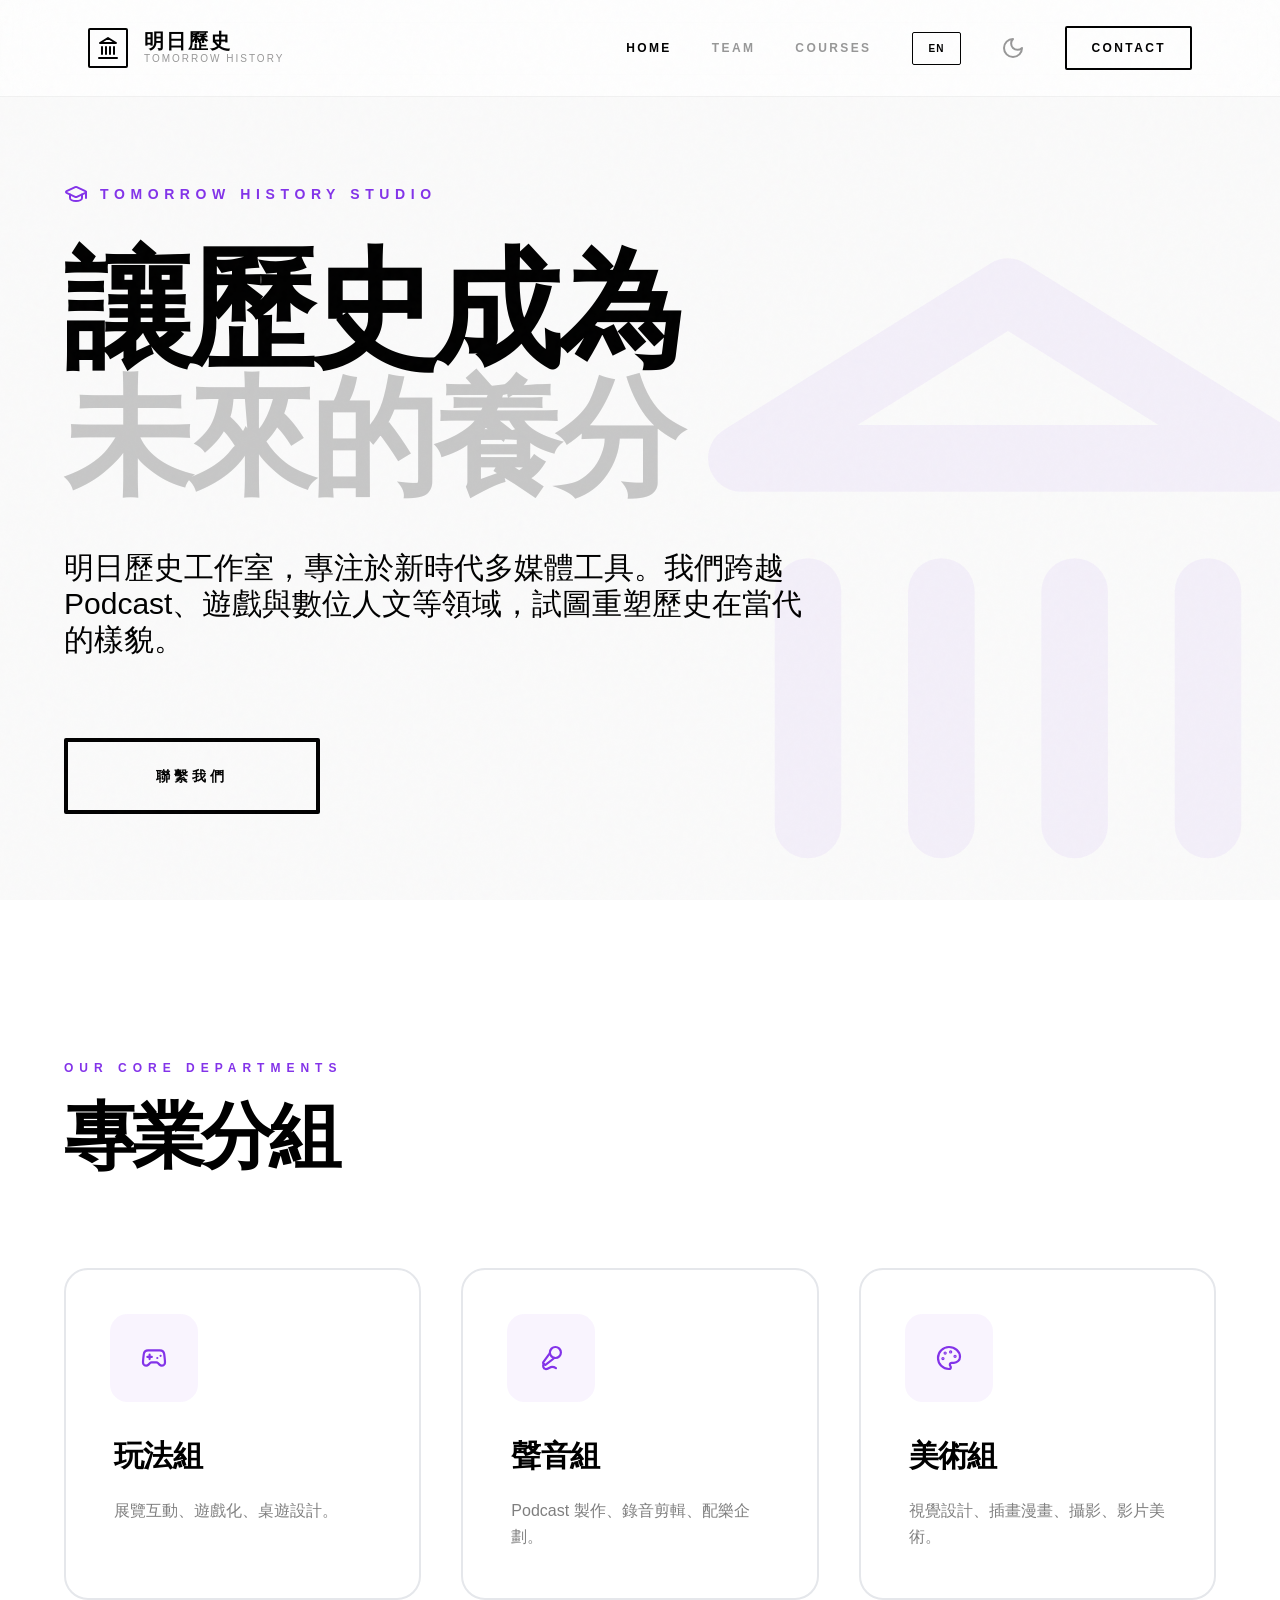
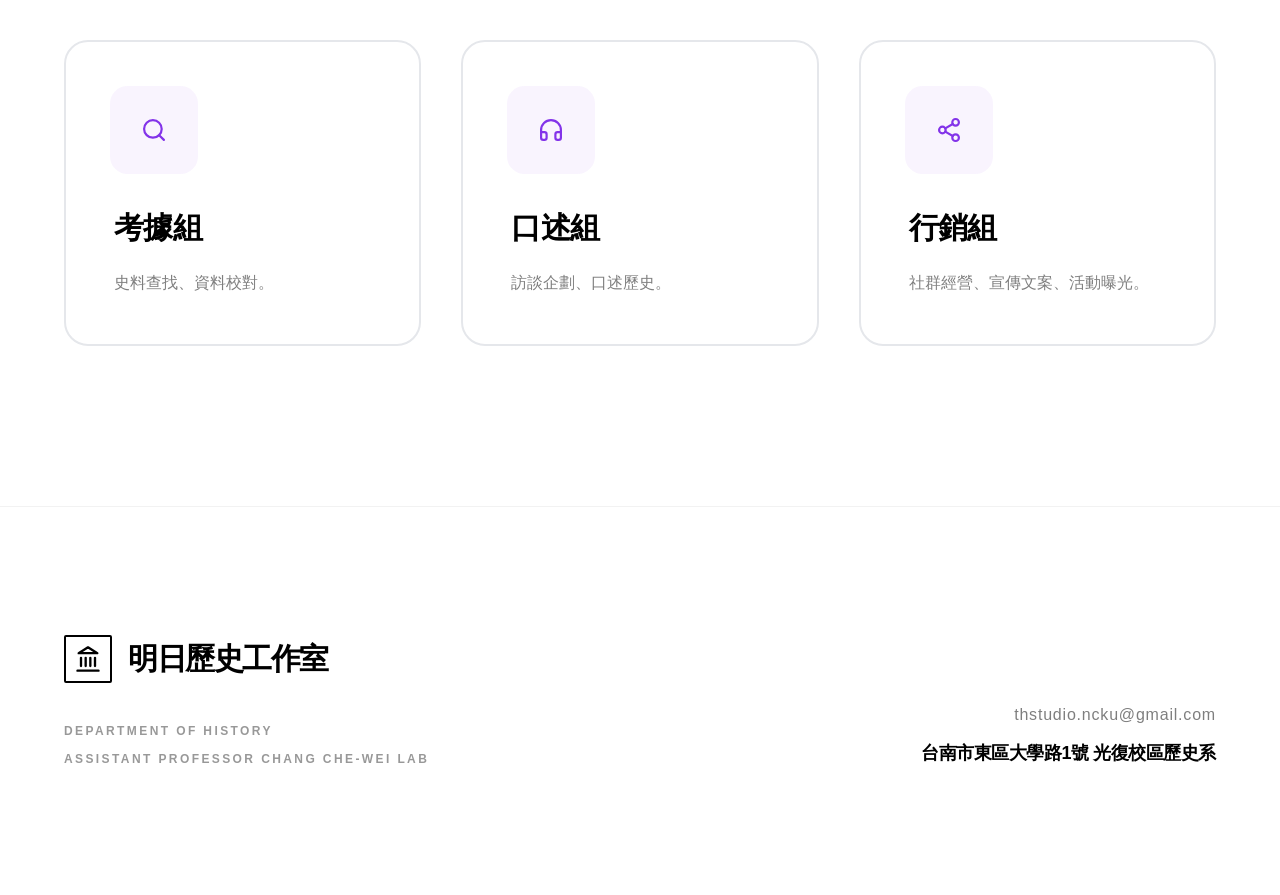
<file: index.html>
<!DOCTYPE html>
<html lang="zh-Hant" class="light">
<head>
    <meta charset="UTF-8">
    <meta name="viewport" content="width=device-width, initial-scale=1.0">
    <meta http-equiv="Content-Security-Policy" content="default-src 'self'; base-uri 'self'; object-src 'none'; script-src 'self' 'unsafe-inline'; style-src 'self' 'unsafe-inline' https://fonts.googleapis.com; font-src 'self' https://fonts.gstatic.com; img-src 'self' data:; connect-src 'none'; form-action 'self' https://forms.gle; upgrade-insecure-requests;">
    <meta name="referrer" content="strict-origin-when-cross-origin">
    <title>明日歷史工作室 | Tomorrow History Studio</title>
    <script src="assets/vendor/tailwindcss-cdn.js"></script>
    <script src="assets/vendor/lucide-0.468.0.min.js"></script>
    <script>
        tailwind.config = {
            darkMode: 'class',
            theme: {
                extend: {
                    colors: { accent: '#8333e9' },
                    animation: {
                        'float': 'float 8s ease-in-out infinite',
                    },
                    keyframes: {
                        float: {
                            '0%, 100%': { transform: 'translateY(0) scale(1)' },
                            '50%': { transform: 'translateY(-20px) scale(1.05)' },
                        }
                    }
                }
            }
        }
    </script>
    <style>
        @import url('https://fonts.googleapis.com/css2?family=Inter:wght@300;400;700;900&display=swap');
        body { font-family: 'Inter', "PingFang TC", "Microsoft JhengHei", sans-serif; overflow-x: hidden; }
        
        .bg-grain::before {
            content: "";
            position: fixed;
            top: 0; left: 0; width: 100%; height: 100%;
            background-image: url("data:image/svg+xml,%3Csvg viewBox='0 0 200 200' xmlns='http://www.w3.org/2000/svg'%3E%3Cfilter id='noiseFilter'%3E%3CfeTurbulence type='fractalNoise' baseFrequency='0.65' numOctaves='3' stitchTiles='stitch'/%3E%3C/filter%3E%3Crect width='100%25' height='100%25' filter='url(%23noiseFilter)'/%3E%3C/svg%3E");
            opacity: 0.02;
            pointer-events: none;
            z-index: 9999;
        }

        .hero-title { line-height: 1.05; letter-spacing: -0.04em; }
        ::selection { background-color: #8333e9; color: #fff; }
        ::-webkit-scrollbar { width: 0px; }
        html { scroll-behavior: smooth; }

        .reveal {
            opacity: 0;
            transform: translateY(40px);
            transition: all 1s cubic-bezier(0.2, 0.8, 0.2, 1);
        }
        .reveal.active {
            opacity: 1;
            transform: translateY(0);
        }
    </style>
</head>
<body class="bg-white dark:bg-black text-black dark:text-white transition-colors duration-700 bg-grain">
    <!-- Navbar -->
    <nav id="navbar" class="fixed w-full z-50 transition-all duration-500 bg-white/70 dark:bg-black/70 backdrop-blur-xl border-b border-black/5 dark:border-white/10">
        <div class="max-w-6xl mx-auto px-6">
            <div class="flex justify-between h-24 items-center">
                <div class="flex items-center space-x-4 cursor-pointer group" onclick="scrollToTop()">
                    <div class="w-10 h-10 flex items-center justify-center border-2 border-current rounded-sm group-hover:rotate-12 transition-transform duration-500">
                        <i data-lucide="landmark" class="w-6 h-6"></i>
                    </div>
                    <div class="flex flex-col text-left">
                        <span class="font-black text-xl tracking-widest leading-none">明日歷史</span>
                        <span class="text-[10px] tracking-[0.2em] uppercase opacity-40">Tomorrow History</span>
                    </div>
                </div>
                <div class="hidden md:flex items-center space-x-10">
                    <button onclick="showPage('home')" class="nav-link text-xs font-bold tracking-[0.2em] uppercase opacity-100" data-page="home">Home</button>
                    <button onclick="showPage('members')" class="nav-link text-xs font-bold tracking-[0.2em] uppercase opacity-40 hover:opacity-100 transition-opacity" data-page="members">Team</button>
                    <button onclick="showPage('courses')" class="nav-link text-xs font-bold tracking-[0.2em] uppercase opacity-40 hover:opacity-100 transition-opacity" data-page="courses">Courses</button>
                    <button onclick="toggleLanguage()" class="text-[10px] font-black tracking-widest border border-current px-4 py-2 hover:bg-black hover:text-white dark:hover:bg-white dark:hover:text-black transition-all rounded-sm">
                        <span id="lang-toggle-text">EN</span>
                    </button>
                    <button onclick="toggleDarkMode()" class="opacity-40 hover:opacity-100 transition-opacity">
                        <i id="theme-icon" data-lucide="moon" size="20"></i>
                    </button>
                    <a href="https://forms.gle/esJKC67wEYaBsKYY6" target="_blank" rel="noopener noreferrer" class="px-6 py-3 text-xs font-black border-2 border-current hover:bg-black hover:text-white dark:hover:bg-white dark:hover:text-black transition-all uppercase tracking-[0.2em] no-underline rounded-sm">Contact</a>
                </div>
                <div class="md:hidden flex items-center space-x-6">
                    <button onclick="toggleDarkMode()" class="opacity-50"><i id="theme-icon-mobile" data-lucide="moon" size="20"></i></button>
                    <button onclick="toggleMobileMenu()"><i id="menu-icon" data-lucide="menu" size="28"></i></button>
                </div>
            </div>
        </div>
        <div id="mobile-menu" class="hidden md:hidden bg-white dark:bg-black px-8 pb-12 border-b border-black/5 dark:border-white/10">
            <div class="flex flex-col space-y-8 pt-8 text-left italic">
                <button onclick="showPage('home')" class="text-4xl font-black tracking-tighter">HOME</button>
                <button onclick="showPage('members')" class="text-4xl font-black tracking-tighter">TEAM</button>
                <button onclick="showPage('courses')" class="text-4xl font-black tracking-tighter">COURSES</button>
                <button onclick="toggleLanguage()" class="text-xl font-bold flex items-center justify-between">
                    <span id="text-mobileLangLabel">LANGUAGE</span>
                    <span id="lang-toggle-text-mobile" class="border border-current px-3 py-1">EN</span>
                </button>
                <a href="https://forms.gle/esJKC67wEYaBsKYY6" target="_blank" rel="noopener noreferrer" class="w-full py-5 text-center border-4 border-current font-black text-2xl no-underline inline-block uppercase">Contact</a>
            </div>
        </div>
    </nav>

    <main id="main-content">
        <div id="page-home">
            <section class="min-h-screen flex items-center pt-24 px-6 bg-[#fafafa] dark:bg-[#050505] transition-colors duration-700 relative overflow-hidden">
                <div class="absolute top-1/4 right-[-10%] opacity-[0.05] dark:opacity-[0.1] pointer-events-none animate-float">
                    <i data-lucide="landmark" class="w-[800px] h-[800px] text-accent"></i>
                </div>
                <div class="max-w-6xl mx-auto relative z-10 w-full flex flex-col items-start">
                    <div class="flex items-center space-x-3 mb-10 text-accent reveal">
                        <i data-lucide="graduation-cap" size="20"></i>
                        <span class="text-sm font-black tracking-[0.4em] uppercase" id="text-heroSub">Tomorrow History Studio</span>
                    </div>
                    <h1 class="hero-title text-7xl md:text-9xl font-black mb-12 reveal text-left" id="text-heroTitle">讓歷史成為<br /><span class="opacity-20">未來的養分</span></h1>
                    <p class="text-xl md:text-3xl max-w-3xl opacity-60 leading-relaxed mb-20 font-light reveal text-left" id="text-heroDesc">明日歷史工作室，專注於新時代多媒體工具。我們跨越 Podcast、遊戲與數位人文等領域，試圖重塑歷史在當代的樣貌。</p>
                    <div class="flex flex-col sm:flex-row space-y-6 sm:space-y-0 sm:space-x-10 reveal">
                        <a href="https://forms.gle/esJKC67wEYaBsKYY6" target="_blank" rel="noopener noreferrer" class="contact-link w-full sm:w-64 py-6 text-sm font-black tracking-[0.3em] border-4 border-current text-center no-underline hover:bg-black hover:text-white dark:hover:bg-white dark:hover:text-black transition-all uppercase rounded-sm">聯繫我們</a>
                    </div>
                </div>
            </section>
            <section class="py-40 px-6 bg-white dark:bg-black transition-colors duration-700">
                <div class="max-w-6xl mx-auto text-center md:text-left">
                    <div class="mb-24 reveal">
                        <h2 class="text-xs font-black tracking-[0.5em] uppercase text-accent mb-6">Our Core Departments</h2>
                        <h2 class="text-5xl md:text-7xl font-black tracking-tighter" id="text-sectionTitle">專業分組</h2>
                    </div>
                    <div id="group-grid" class="grid grid-cols-1 md:grid-cols-2 lg:grid-cols-3 gap-10"></div>
                </div>
            </section>
        </div>

        <div id="page-members" class="hidden">
            <div class="pt-48 pb-40 px-6 min-h-screen bg-[#f5f5f5] dark:bg-[#080808] transition-colors duration-700">
                <div class="max-w-6xl mx-auto">
                    <div class="mb-32 reveal">
                        <h2 class="text-xs font-black tracking-[0.5em] uppercase text-accent mb-6" id="text-memberSub">Our Teammates</h2>
                        <h2 class="text-6xl font-black tracking-tighter" id="text-memberTitle">團隊成員</h2>
                    </div>
                    <div id="member-list" class="grid grid-cols-1 md:grid-cols-3 gap-12"></div>
                </div>
            </div>
        </div>

        <div id="page-courses" class="hidden">
            <div class="pt-48 pb-40 px-6 min-h-screen bg-white dark:bg-black transition-colors duration-700">
                <div class="max-w-6xl mx-auto">
                    <div class="mb-24 text-left border-b border-current pb-12 reveal">
                        <h2 class="text-6xl font-black uppercase tracking-tighter leading-none" id="text-coursesTitle">課程資訊</h2>
                    </div>
                    <div id="course-list" class="divide-y divide-current/10"></div>
                </div>
            </div>
        </div>
    </main>

    <footer id="footer" class="py-32 px-6 bg-white dark:bg-black border-t border-black/5 dark:border-white/10 transition-colors duration-700">
        <div class="max-w-6xl mx-auto text-center md:text-left">
            <div class="flex flex-col md:flex-row justify-between items-start md:items-end">
                <div class="reveal">
                    <div class="flex items-center space-x-4 mb-10">
                        <div class="w-12 h-12 flex items-center justify-center border-2 border-current rounded-sm"><i data-lucide="landmark" class="w-7 h-7"></i></div>
                        <span class="font-black text-3xl tracking-tighter" id="text-footerTitle">明日歷史工作室</span>
                    </div>
                    <div class="space-y-3 text-xs font-bold tracking-[0.2em] opacity-40 uppercase">
                        <p id="text-footerDept">Department of History</p>
                        <p id="text-footerLab">Assistant Professor Chang Che-Wei Lab</p>
                    </div>
                </div>
                <div class="mt-16 md:mt-0 text-right reveal">
                    <p class="text-base opacity-50 mb-3 tracking-wider">thstudio.ncku@gmail.com</p>
                    <p class="text-lg font-black tracking-tight" id="text-footerAddr">台南市東區大學路1號 光復校區歷史系</p>
                </div>
            </div>
        </div>
    </footer>

    <script>
        // CRITICAL: Reset everything to defaults on every load
        // This ensures the user always sees White + Chinese first, 
        // regardless of previous session storage.
        localStorage.setItem('theme', 'light');
        localStorage.setItem('lang', 'zh');

        let darkMode = false;
        let lang = 'zh';
        let currentPage = 'home';

        const content = {
            zh: { navHome: "Home", navMembers: "Team", navCourses: "Courses", navContact: "Contact", heroSub: "Tomorrow History Studio", heroTitle: "讓歷史成為<br /><span class='opacity-20'>未來的養分</span>", heroDesc: "明日歷史工作室，專注於新時代多媒體工具。我們跨越 Podcast、遊戲與數位人文等領域，試圖重塑歷史在當代的樣貌。", sectionTitle: "專業分組", memberSub: "Our Teammates", memberTitle: "團隊成員", coursesTitle: "課程資訊", footerTitle: "明日歷史工作室", footerDept: "Department of History", footerLab: "Assistant Professor Chang Che-Wei Lab", footerAddr: "台南市東區大學路1號 光復校區歷史系" },
            en: { navHome: "Home", navMembers: "Team", navCourses: "Courses", navContact: "Contact", heroSub: "Tomorrow History Studio", heroTitle: "HISTORY AS<br /><span class='opacity-20'>FUTURE SEED</span>", heroDesc: "Tomorrow History Studio focuses on new media tools. We bridge Podcast, Gaming, and Digital Humanities to reshape history in the modern era.", sectionTitle: "DEPARTMENTS", memberSub: "THE TEAM", memberTitle: "OUR TEAMMATES", coursesTitle: "COURSES", footerTitle: "Tomorrow History Studio", footerDept: "Department of History", footerLab: "Assistant Professor Chang Che-Wei Lab", footerAddr: "No. 1, University Road, East District, Tainan City" }
        };

        const groupsData = {
            zh: [ 
                { title: "玩法組", icon: "gamepad-2", description: "展覽互動、遊戲化、桌遊設計。" }, 
                { title: "聲音組", icon: "mic-2", description: "Podcast 製作、錄音剪輯、配樂企劃。" }, 
                { title: "美術組", icon: "palette", description: "視覺設計、插畫漫畫、攝影、影片美術。" }, 
                { title: "考據組", icon: "search", description: "史料查找、資料校對。" }, 
                { title: "口述組", icon: "headphones", description: "訪談企劃、口述歷史。" }, 
                { title: "行銷組", icon: "share-2", description: "社群經營、宣傳文案、活動曝光。" } 
            ],
            en: [ { title: "Gameplay", icon: "gamepad-2", description: "Interactive exhibition, gamification, board game design." }, { title: "Audio", icon: "mic-2", description: "Podcast production, sound design, scoring." }, { title: "Art & Design", icon: "palette", description: "Visual design, illustration, cinematography." }, { title: "Research", icon: "search", description: "Historical research and fact-checking." }, { title: "Oral History", icon: "headphones", description: "Interview planning, oral history." }, { title: "Marketing", icon: "share-2", description: "Community management, copywriting, event promotion." } ]
        };

        const teamData = {
            zh: [ { role: "指導老師", name: "張哲維", desc: "國立成功大學歷史學系 助理教授" }, { role: "管理人", name: "蕭永宜", desc: "工作室運作與案件對接執行核心" }, { role: "總設計師", name: "侯欽祐", desc: "多媒體視覺與創意內容總監" } ],
            en: [ { role: "Advisor", name: "Chang Che-Wei", desc: "Assistant Professor, Dept. of History, NCKU" }, { role: "Manager", name: "Hsiao Yung-Yi", desc: "Core executive for operations" }, { role: "Lead Designer", name: "Hou Chin-Yu", desc: "Director of creative content" } ]
        };

        const coursesData = {
            zh: [{ category: "Digital Humanities", title: "史學研究的數位工具", desc: "114學年度下學期 歷史學系選修課程", link: "courses-site/index.html", btnText: "進入課程網頁" }],
            en: [{ category: "DIGITAL HUMANITIES", title: "Digital Tools for Historical Research", desc: "Elective Course, Department of History, NCKU", link: "courses-site/index.html", btnText: "VIEW SITE" }]
        };

        function init() { 
            // Final safety check to ensure light mode class is applied if darkMode is false
            if (!darkMode) {
                document.documentElement.classList.remove('dark');
                document.documentElement.classList.add('light');
            }
            applyTheme(); applyLanguage(); lucide.createIcons(); setupScrollReveal(); 
        }
        function toggleDarkMode() { darkMode = !darkMode; localStorage.setItem('theme', darkMode ? 'dark' : 'light'); applyTheme(); }
        function applyTheme() {
            const html = document.documentElement;
            if (darkMode) { html.classList.add('dark'); document.getElementById('theme-icon').setAttribute('data-lucide', 'sun'); document.getElementById('theme-icon-mobile').setAttribute('data-lucide', 'sun'); } 
            else { html.classList.remove('dark'); document.getElementById('theme-icon').setAttribute('data-lucide', 'moon'); document.getElementById('theme-icon-mobile').setAttribute('data-lucide', 'moon'); }
            lucide.createIcons();
        }
        function toggleLanguage() { lang = lang === 'zh' ? 'en' : 'zh'; localStorage.setItem('lang', lang); applyLanguage(); }
        function applyLanguage() {
            const c = content[lang];
            for (let key in c) { const el = document.getElementById('text-' + key); if (el) el.innerHTML = c[key]; }
            document.getElementById('lang-toggle-text').innerText = lang === 'zh' ? 'EN' : 'ZH';
            document.getElementById('lang-toggle-text-mobile').innerText = lang === 'zh' ? 'EN' : 'ZH';
            const mobileLangLabel = document.getElementById('text-mobileLangLabel');
            if (mobileLangLabel) mobileLangLabel.innerText = lang === 'zh' ? 'LANGUAGE' : 'Language';
            renderGroups(); renderMembers(); renderCourses(); setupScrollReveal();
        }
        function renderGroups() {
            const container = document.getElementById('group-grid'); if (!container) return;
            container.innerHTML = groupsData[lang].map((group, i) => `
                <div class="p-12 border-2 border-current/5 bg-white dark:bg-[#111] hover:border-accent hover:shadow-[0_30px_60px_-12px_rgba(131,51,233,0.1)] transition-all duration-700 group rounded-3xl cursor-default reveal" style="transition-delay: ${i*100}ms">
                    <div class="mb-10 p-5 w-20 h-20 flex items-center justify-center bg-accent/5 rounded-2xl text-accent group-hover:bg-accent group-hover:text-white transition-all duration-500 scale-110"><i data-lucide="${group.icon}" size="36"></i></div>
                    <h3 class="text-3xl font-black mb-6 tracking-tight group-hover:text-accent transition-colors duration-500">${group.title}</h3>
                    <p class="text-base opacity-50 leading-relaxed group-hover:opacity-100 transition-opacity duration-500">${group.description}</p>
                </div>
            `).join('');
            lucide.createIcons();
        }
        function renderMembers() {
            const container = document.getElementById('member-list'); if (!container) return;
            container.innerHTML = teamData[lang].map((m, i) => `
                <div class="p-12 bg-white dark:bg-[#0a0a0a] border border-current/5 rounded-[2.5rem] team-card-shadow transition-all duration-700 hover:-translate-y-4 hover:shadow-2xl reveal" style="transition-delay: ${i*150}ms">
                    <span class="text-sm font-black tracking-widest text-accent mb-8 block border-b border-accent/10 pb-4 uppercase">${m.role}</span>
                    <h3 class="text-6xl font-black mb-6 tracking-tighter leading-none">${m.name}</h3>
                    <p class="text-xl opacity-50 leading-relaxed font-bold">${m.desc}</p>
                </div>
            `).join('');
        }
        function renderCourses() {
            const container = document.getElementById('course-list'); if (!container) return;
            container.innerHTML = coursesData[lang].map(c => `
                <div class="py-24 group reveal">
                    <div class="text-left">
                        <span class="text-sm font-black tracking-[0.5em] text-accent mb-6 block uppercase">${c.category}</span>
                        <a href="${c.link}" class="inline-block group-hover:text-accent transition-colors duration-500">
                            <h3 class="text-6xl md:text-7xl font-black mb-6 tracking-tighter leading-none">${c.title}</h3>
                        </a>
                        <p class="text-2xl opacity-60 font-black">${c.desc}</p>
                    </div>
                </div>
            `).join('');
            container.innerHTML += `<div class="py-32 opacity-10 reveal"><p class="text-4xl font-black tracking-[0.4em] uppercase text-center">More To Come</p></div>`;
        }
        function setupScrollReveal() {
            const observer = new IntersectionObserver((entries) => { entries.forEach(entry => { if (entry.isIntersecting) entry.target.classList.add('active'); }); }, { threshold: 0.1 });
            document.querySelectorAll('.reveal').forEach(el => observer.observe(el));
        }
        function showPage(pageId) { currentPage = pageId; ['home', 'members', 'courses'].forEach(p => { const el = document.getElementById(`page-${p}`); if (el) el.classList.add('hidden'); }); const cEl = document.getElementById(`page-${pageId}`); if (cEl) cEl.classList.remove('hidden'); document.querySelectorAll('.nav-link').forEach(link => { if (link.getAttribute('data-page') === pageId) link.classList.add('opacity-100', 'font-black'); else link.classList.remove('opacity-100', 'font-black'); }); document.getElementById('mobile-menu').classList.add('hidden'); scrollToTop(); applyLanguage(); }
        function toggleMobileMenu() { document.getElementById('mobile-menu').classList.toggle('hidden'); }
        function scrollToTop() { window.scrollTo({ top: 0, behavior: 'smooth' }); }
        init();
    </script>
</body>
</html>
</file>
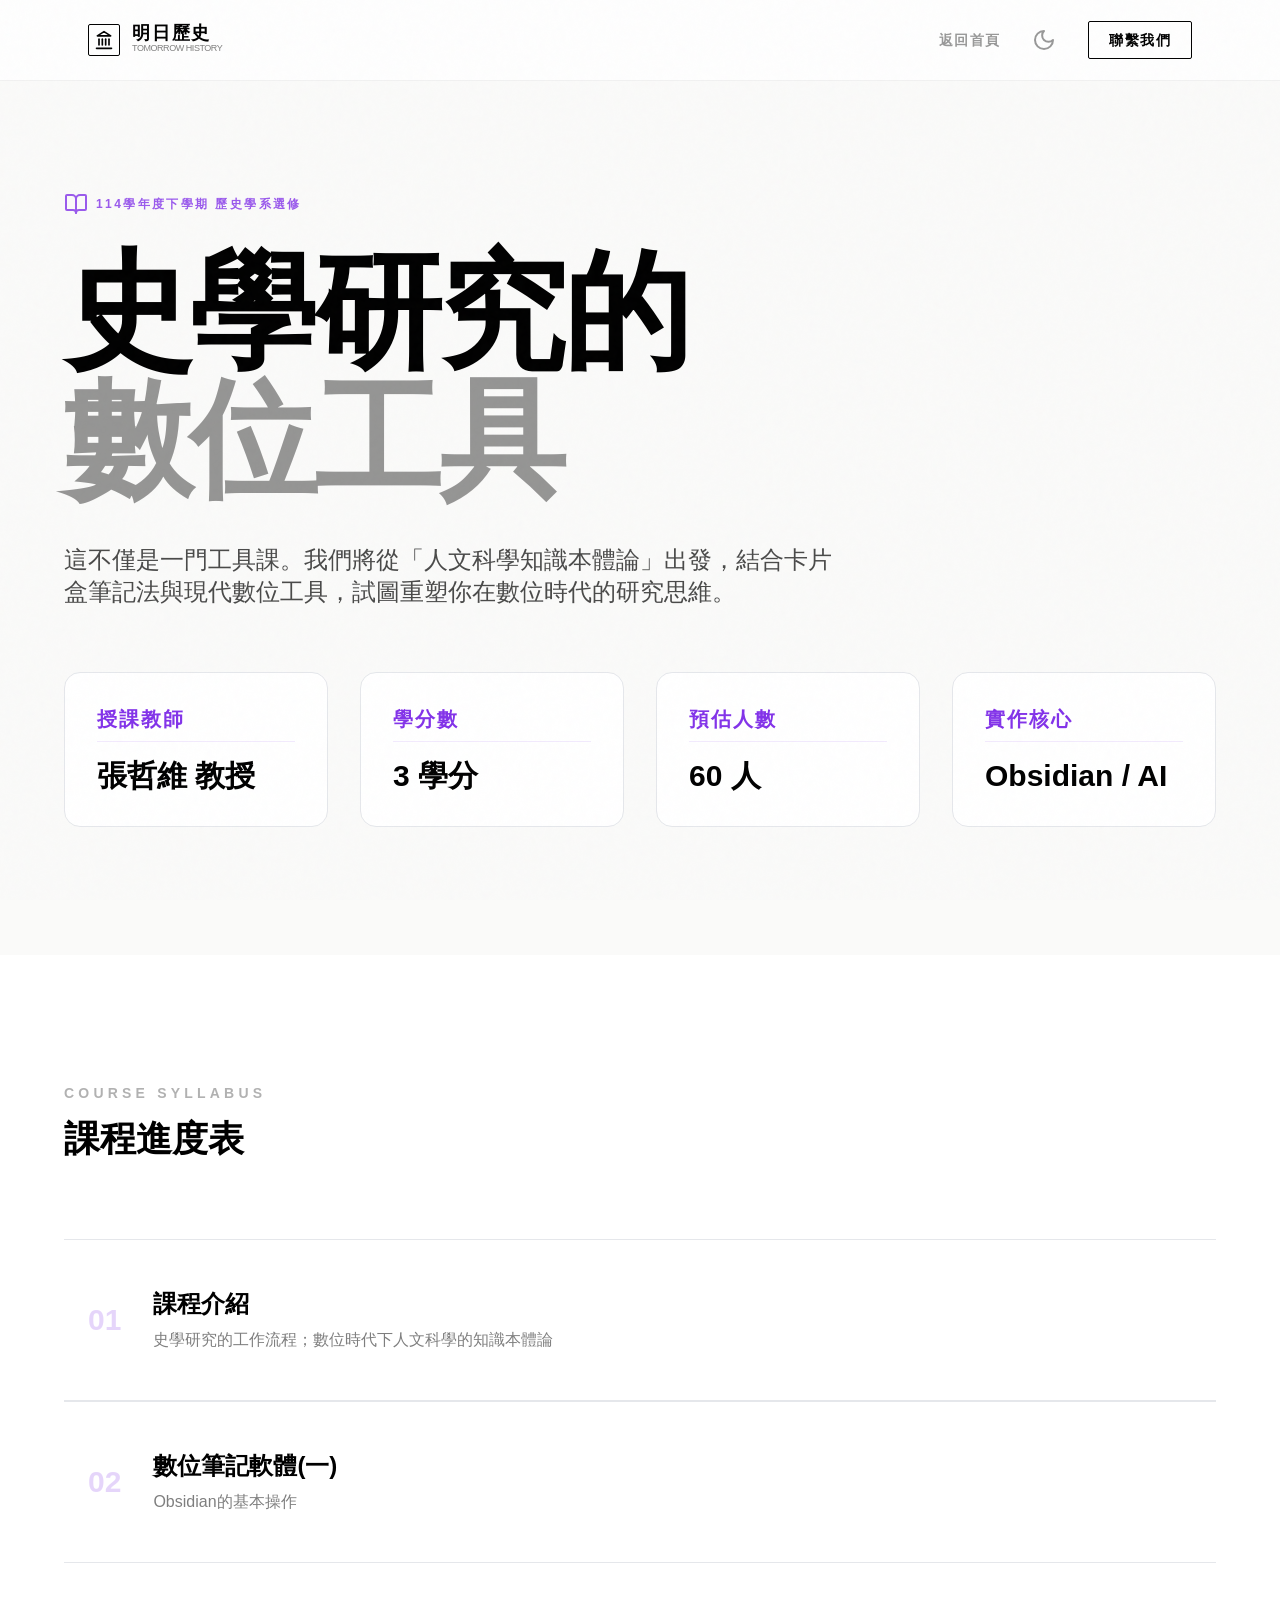
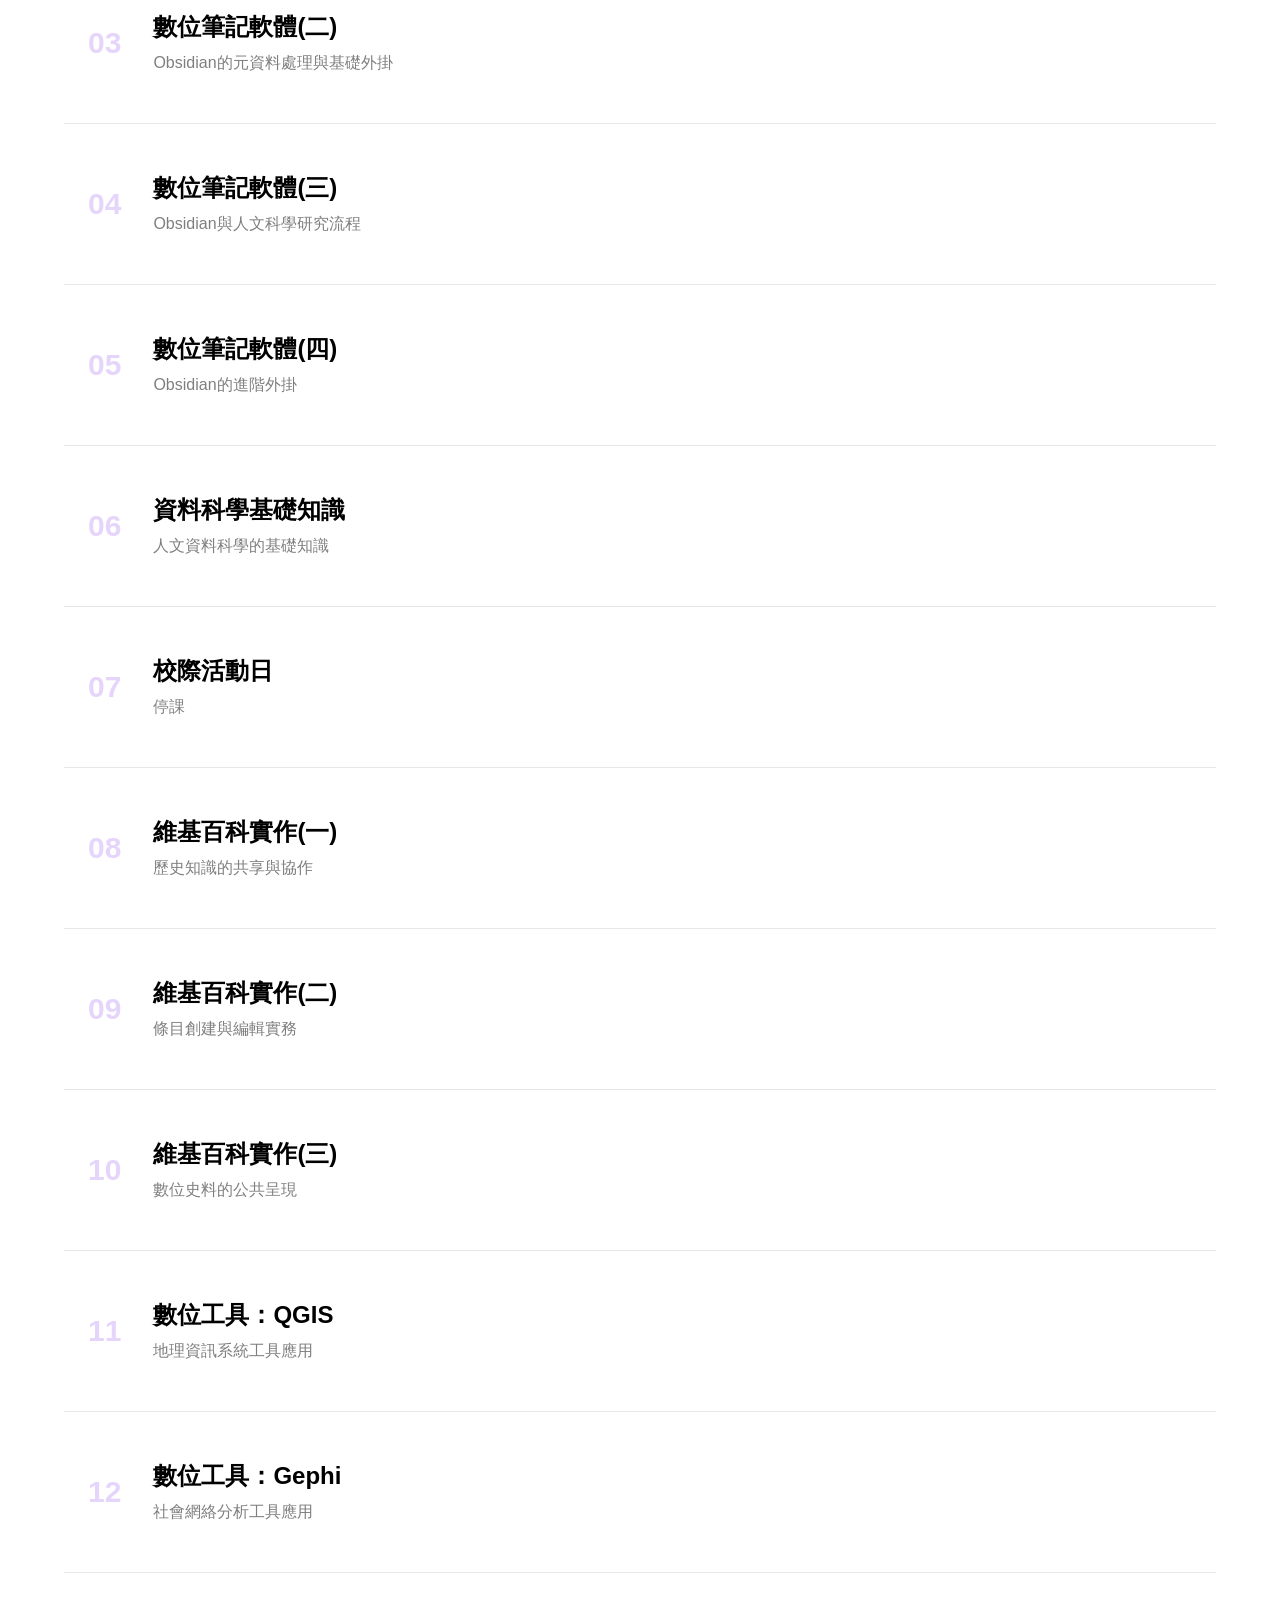
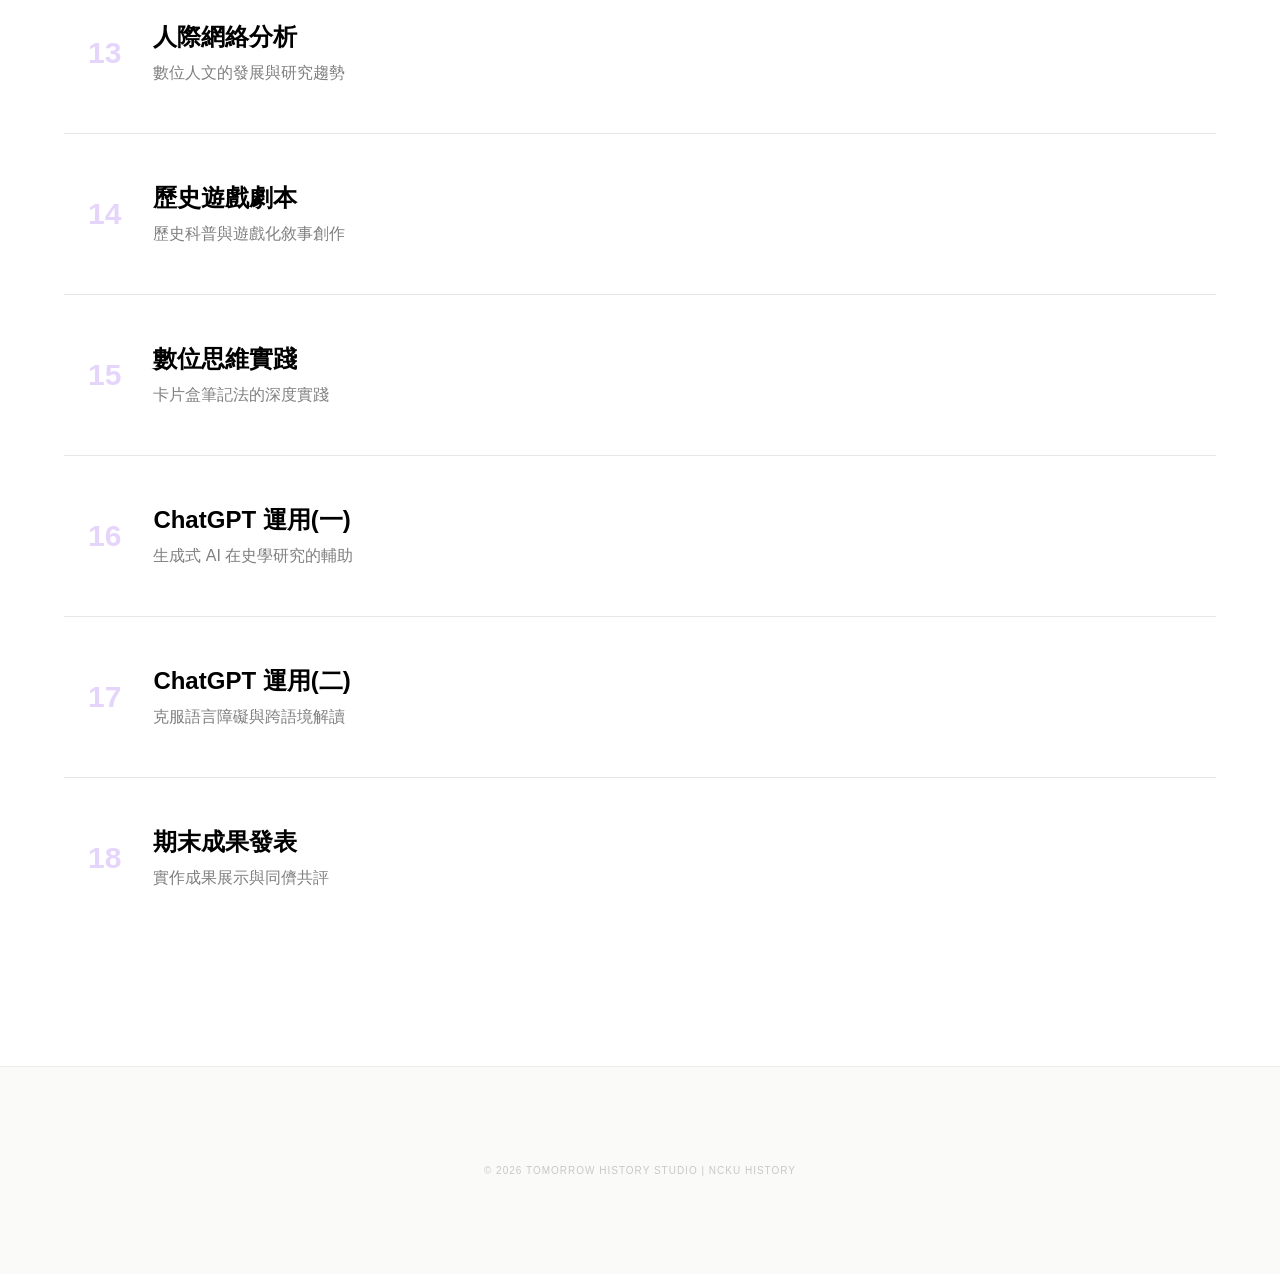
<file: courses-site/index.html>
<!DOCTYPE html>
<html lang="zh-Hant" class="light">
<head>
    <meta charset="UTF-8">
    <meta name="viewport" content="width=device-width, initial-scale=1.0">
    <meta http-equiv="Content-Security-Policy" content="default-src 'self'; base-uri 'self'; object-src 'none'; script-src 'self' 'unsafe-inline'; style-src 'self' 'unsafe-inline' https://fonts.googleapis.com; font-src 'self' https://fonts.gstatic.com; img-src 'self' data:; connect-src 'none'; form-action 'self' https://forms.gle; upgrade-insecure-requests;">
    <meta name="referrer" content="strict-origin-when-cross-origin">
    <title>史學研究的數位工具 | 明日歷史工作室</title>
    <script src="../assets/vendor/tailwindcss-cdn.js"></script>
    <script src="../assets/vendor/lucide-0.468.0.min.js"></script>
    <script>
        tailwind.config = {
            darkMode: 'class',
            theme: {
                extend: {
                    colors: { accent: '#8333e9' }
                }
            }
        }
    </script>
    <style>
        @import url('https://fonts.googleapis.com/css2?family=Inter:wght@300;400;700;900&display=swap');
        body { font-family: 'Inter', "PingFang TC", "Microsoft JhengHei", sans-serif; }
        .hero-title { line-height: 1.05; letter-spacing: -0.02em; }
        ::selection { background-color: #8333e9; color: #fff; }
        ::-webkit-scrollbar { width: 0px; }
        html { scroll-behavior: smooth; }

        /* 噪音紋理疊層 */
        .bg-grain::before {
            content: "";
            position: fixed;
            top: 0; left: 0; width: 100%; height: 100%;
            background-image: url("data:image/svg+xml,%3Csvg viewBox='0 0 200 200' xmlns='http://www.w3.org/2000/svg'%3E%3Cfilter id='noiseFilter'%3E%3CfeTurbulence type='fractalNoise' baseFrequency='0.65' numOctaves='3' stitchTiles='stitch'/%3E%3C/filter%3E%3Crect width='100%25' height='100%25' filter='url(%23noiseFilter)'/%3E%3C/svg%3E");
            opacity: 0.02;
            pointer-events: none;
            z-index: 9999;
        }

        /* Animation Classes */
        .reveal {
            opacity: 0;
            transform: translateY(30px);
            transition: all 0.8s cubic-bezier(0.2, 0.8, 0.2, 1);
        }
        .reveal.active {
            opacity: 1;
            transform: translateY(0);
        }
    </style>
</head>
<body class="bg-white dark:bg-black text-black dark:text-white transition-colors duration-500 bg-grain">
    <nav id="navbar" class="fixed w-full z-50 transition-all duration-300 bg-white/80 dark:bg-black/80 backdrop-blur-md border-b border-black/5 dark:border-white/10">
        <div class="max-w-6xl mx-auto px-6">
            <div class="flex justify-between h-20 items-center">
                <div class="flex items-center space-x-3 cursor-pointer" onclick="window.location.href='../index.html'">
                    <div class="w-8 h-8 flex items-center justify-center border border-current rounded-sm">
                        <i data-lucide="landmark" class="w-5 h-5"></i>
                    </div>
                    <div class="flex flex-col text-left">
                        <span class="font-bold text-lg tracking-widest leading-none">明日歷史</span>
                        <span class="text-[9px] tracking-tighter uppercase opacity-50">Tomorrow History</span>
                    </div>
                </div>
                <div class="hidden md:flex items-center space-x-8">
                    <a href="../index.html" class="text-sm tracking-widest opacity-40 hover:opacity-100 font-bold no-underline">返回首頁</a>
                    <button onclick="toggleDarkMode()" class="opacity-40 hover:opacity-100 transition-opacity">
                        <i id="theme-icon" data-lucide="moon" size="18"></i>
                    </button>
                    <a href="https://forms.gle/esJKC67wEYaBsKYY6" target="_blank" rel="noopener noreferrer" class="contact-btn px-5 py-2 text-sm font-bold border border-current hover:bg-accent hover:text-white hover:border-accent transition-all uppercase tracking-widest no-underline rounded-sm">聯繫我們</a>
                </div>
            </div>
        </div>
    </nav>

    <main>
        <section class="pt-48 pb-32 px-6 bg-stone-50 dark:bg-zinc-950 transition-colors duration-500">
            <div class="max-w-6xl mx-auto">
                <div class="flex items-center space-x-2 mb-8 text-accent opacity-80">
                    <i data-lucide="book-open" size="16"></i>
                    <span class="text-xs font-bold tracking-[0.2em] uppercase">114學年度下學期 歷史學系選修</span>
                </div>
                <h1 class="hero-title text-6xl md:text-8xl lg:text-9xl font-black mb-10 tracking-tight">史學研究的<br /><span class="opacity-40">數位工具</span></h1>
                <p class="text-xl md:text-2xl max-w-3xl opacity-70 leading-relaxed font-light mb-16">
                    這不僅是一門工具課。我們將從「人文科學知識本體論」出發，結合卡片盒筆記法與現代數位工具，試圖重塑你在數位時代的研究思維。
                </p>
                <div class="grid grid-cols-2 md:grid-cols-4 gap-8">
                    <div class="p-8 bg-white dark:bg-stone-900 border border-current/5 rounded-2xl">
                        <span class="text-xl font-black tracking-widest uppercase text-accent mb-4 block border-b border-accent/10 pb-2">授課教師</span>
                        <p class="text-3xl font-black mt-4">張哲維 教授</p>
                    </div>
                    <div class="p-8 bg-white dark:bg-stone-900 border border-current/5 rounded-2xl">
                        <span class="text-xl font-black tracking-widest uppercase text-accent mb-4 block border-b border-accent/10 pb-2">學分數</span>
                        <p class="text-3xl font-black mt-4">3 學分</p>
                    </div>
                    <div class="p-8 bg-white dark:bg-stone-900 border border-current/5 rounded-2xl">
                        <span class="text-xl font-black tracking-widest uppercase text-accent mb-4 block border-b border-accent/10 pb-2">預估人數</span>
                        <p class="text-3xl font-black mt-4">60 人</p>
                    </div>
                    <div class="p-8 bg-white dark:bg-stone-900 border border-current/5 rounded-2xl">
                        <span class="text-xl font-black tracking-widest uppercase text-accent mb-4 block border-b border-accent/10 pb-2">實作核心</span>
                        <p class="text-3xl font-black mt-4">Obsidian / AI</p>
                    </div>
                </div>
            </div>
        </section>

        <section class="py-32 px-6 bg-white dark:bg-black transition-colors duration-500">
            <div class="max-w-6xl mx-auto">
                <div class="mb-20">
                    <h2 class="text-sm font-bold tracking-[0.3em] uppercase opacity-30 mb-4">Course Syllabus</h2>
                    <h2 class="text-4xl font-black">課程進度表</h2>
                </div>
                <div id="syllabus-list" class="divide-y divide-current/10 border-t border-current/10"></div>
            </div>
        </section>
    </main>

    <footer class="py-24 px-6 bg-stone-50 dark:bg-zinc-950 border-t border-black/5 dark:border-white/10 transition-colors duration-500">
        <div class="max-w-6xl mx-auto text-center opacity-20 text-[10px] tracking-widest uppercase">
            <p>© 2026 Tomorrow History Studio | NCKU History</p>
        </div>
    </footer>

    <script>
        let darkMode = localStorage.getItem('theme') === 'dark';
        const syllabus = [
            { week: "01", title: "課程介紹", desc: "史學研究的工作流程；數位時代下人文科學的知識本體論" },
            { week: "02", title: "數位筆記軟體(一)", desc: "Obsidian的基本操作" },
            { week: "03", title: "數位筆記軟體(二)", desc: "Obsidian的元資料處理與基礎外掛" },
            { week: "04", title: "數位筆記軟體(三)", desc: "Obsidian與人文科學研究流程" },
            { week: "05", title: "數位筆記軟體(四)", desc: "Obsidian的進階外掛" },
            { week: "06", title: "資料科學基礎知識", desc: "人文資料科學的基礎知識" },
            { week: "07", title: "校際活動日", desc: "停課" },
            { week: "08", title: "維基百科實作(一)", desc: "歷史知識的共享與協作" },
            { week: "09", title: "維基百科實作(二)", desc: "條目創建與編輯實務" },
            { week: "10", title: "維基百科實作(三)", desc: "數位史料的公共呈現" },
            { week: "11", title: "數位工具：QGIS", desc: "地理資訊系統工具應用" },
            { week: "12", title: "數位工具：Gephi", desc: "社會網絡分析工具應用" },
            { week: "13", title: "人際網絡分析", desc: "數位人文的發展與研究趨勢" },
            { week: "14", title: "歷史遊戲劇本", desc: "歷史科普與遊戲化敘事創作" },
            { week: "15", title: "數位思維實踐", desc: "卡片盒筆記法的深度實踐" },
            { week: "16", title: "ChatGPT 運用(一)", desc: "生成式 AI 在史學研究的輔助" },
            { week: "17", title: "ChatGPT 運用(二)", desc: "克服語言障礙與跨語境解讀" },
            { week: "18", title: "期末成果發表", desc: "實作成果展示與同儕共評" }
        ];

        function init() {
            const container = document.getElementById('syllabus-list');
            container.innerHTML = syllabus.map(s => `
                <div class="py-12 px-6 flex flex-col md:flex-row md:items-center justify-between group hover:bg-accent/[0.02] border-b border-current/10 transition-all reveal relative overflow-hidden">
                    <div class="absolute inset-0 bg-accent/5 translate-y-full group-hover:translate-y-0 transition-transform duration-500"></div>
                    <div class="flex items-center space-x-8 relative z-10">
                        <span class="text-3xl font-black text-accent opacity-20 group-hover:opacity-100 transition-opacity duration-500">${s.week}</span>
                        <div class="text-left">
                            <h4 class="text-2xl font-black mb-2 group-hover:text-accent transition-colors duration-500">${s.title}</h4>
                            <p class="opacity-50 text-base font-medium group-hover:opacity-80 transition-opacity duration-500">${s.desc}</p>
                        </div>
                    </div>
                </div>
            `).join('');
            applyTheme();
            lucide.createIcons();
            setupScrollReveal();
        }

        function setupScrollReveal() {
            const observer = new IntersectionObserver((entries) => {
                entries.forEach(entry => {
                    if (entry.isIntersecting) entry.target.classList.add('active');
                });
            }, { threshold: 0.1 });
            document.querySelectorAll('.reveal').forEach(el => observer.observe(el));
        }

        function toggleDarkMode() { darkMode = !darkMode; localStorage.setItem('theme', darkMode ? 'dark' : 'light'); applyTheme(); }

        function applyTheme() {
            const html = document.documentElement;
            const themeIcon = document.getElementById('theme-icon');
            if (darkMode) { html.classList.add('dark'); themeIcon.setAttribute('data-lucide', 'sun'); } 
            else { html.classList.remove('dark'); themeIcon.setAttribute('data-lucide', 'moon'); }
            lucide.createIcons();
        }
        init();
    </script>
</body>
</html>
</file>
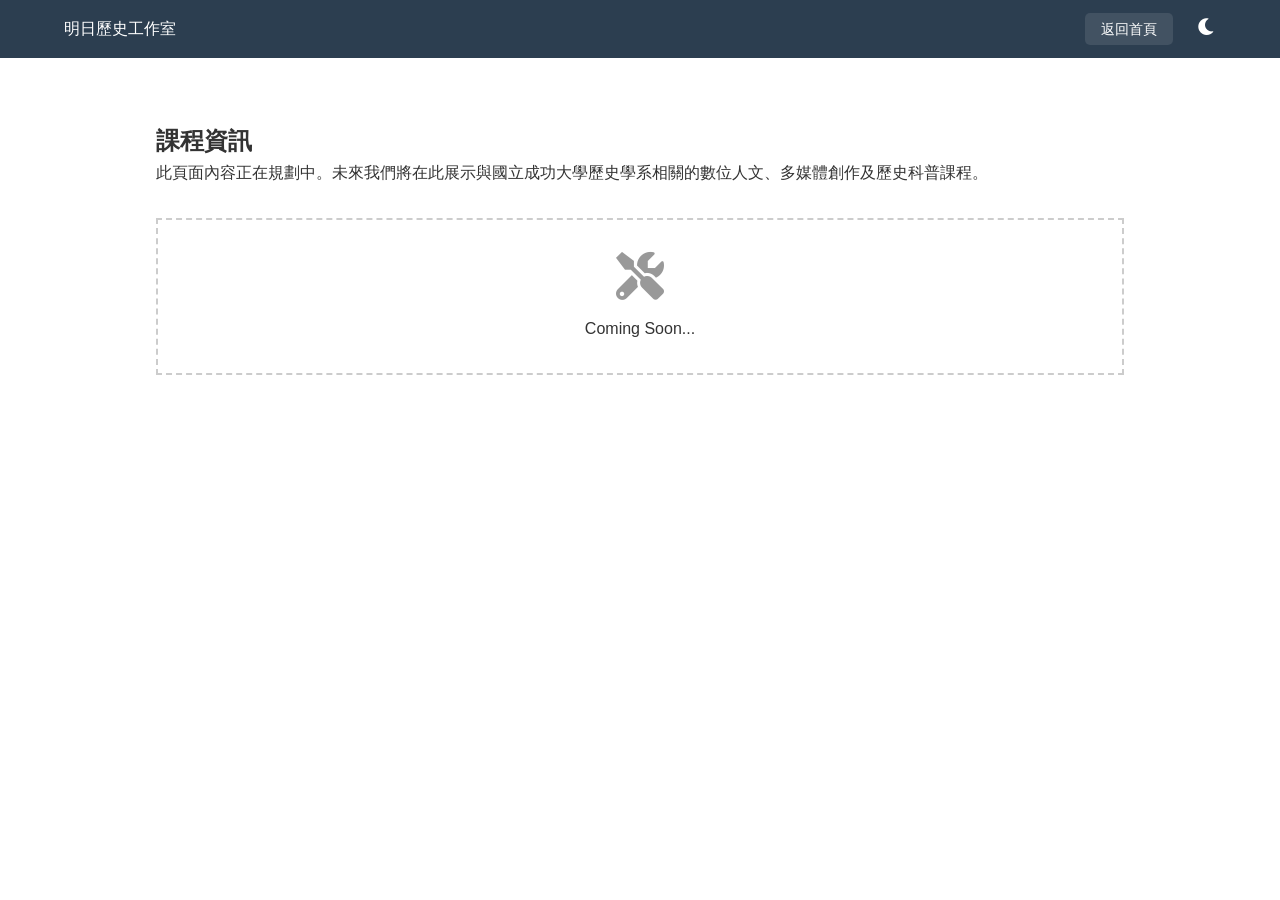
<file: courses.html>
<!DOCTYPE html>
<html lang="zh-Hant">
<head>
    <meta charset="UTF-8">
    <meta name="viewport" content="width=device-width, initial-scale=1.0">
    <meta http-equiv="Content-Security-Policy" content="default-src 'self'; base-uri 'self'; object-src 'none'; script-src 'self' 'unsafe-inline'; style-src 'self' 'unsafe-inline' https://cdnjs.cloudflare.com; font-src 'self' https://cdnjs.cloudflare.com; img-src 'self' data:; connect-src 'none'; form-action 'self'; upgrade-insecure-requests;">
    <meta name="referrer" content="strict-origin-when-cross-origin">
    <title>課程資訊 | 明日歷史工作室</title>
    <link rel="stylesheet" href="style.css">
    <link rel="stylesheet" href="https://cdnjs.cloudflare.com/ajax/libs/font-awesome/6.0.0/css/all.min.css" integrity="sha512-9usAa10IRO0HhonpyAIVpjrylPvoDwiPUiKdWk5t3PyolY1cOd4DSE0Ga+ri4AuTroPR5aQvXU9xC6qOPnzFeg==" crossorigin="anonymous" referrerpolicy="no-referrer">
</head>
<body class="light-mode">
    <header>
        <nav>
            <a href="index.html" class="logo" style="color: white; text-decoration: none;">明日歷史工作室</a>
            <ul>
                <li><a href="index.html" class="nav-btn">返回首頁</a></li>
                <li><button id="theme-toggle" class="theme-btn"><i class="fas fa-moon"></i></button></li>
            </ul>
        </nav>
    </header>

    <section class="container">
        <h2>課程資訊</h2>
        <p>此頁面內容正在規劃中。未來我們將在此展示與國立成功大學歷史學系相關的數位人文、多媒體創作及歷史科普課程。</p>
        <div style="margin-top: 2rem; padding: 2rem; border: 2px dashed #ccc; text-align: center;">
            <i class="fas fa-tools" style="font-size: 3rem; color: #999; margin-bottom: 1rem;"></i>
            <p>Coming Soon...</p>
        </div>
    </section>

    <script>
        const themeToggle = document.getElementById('theme-toggle');
        const body = document.body;
        const icon = themeToggle.querySelector('i');

        const savedTheme = localStorage.getItem('theme') || 'light-mode';
        body.className = savedTheme;
        updateIcon(savedTheme);

        themeToggle.addEventListener('click', () => {
            const isDark = body.classList.contains('dark-mode');
            const newTheme = isDark ? 'light-mode' : 'dark-mode';
            body.className = newTheme;
            localStorage.setItem('theme', newTheme);
            updateIcon(newTheme);
        });

        function updateIcon(theme) {
            if (theme === 'dark-mode') {
                icon.className = 'fas fa-sun';
            } else {
                icon.className = 'fas fa-moon';
            }
        }
    </script>
</body>
</html>
</file>
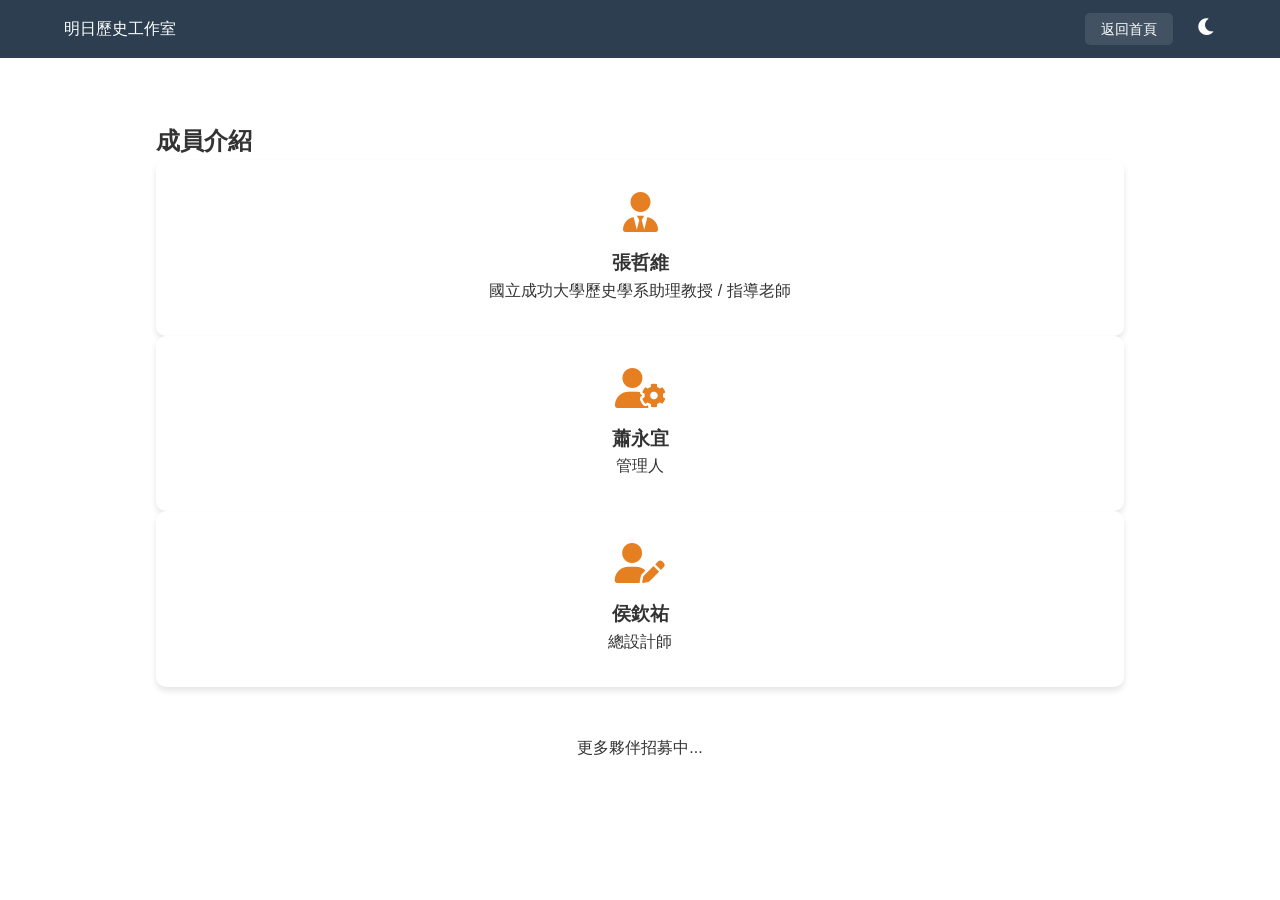
<file: members.html>
<!DOCTYPE html>
<html lang="zh-Hant">
<head>
    <meta charset="UTF-8">
    <meta name="viewport" content="width=device-width, initial-scale=1.0">
    <meta http-equiv="Content-Security-Policy" content="default-src 'self'; base-uri 'self'; object-src 'none'; script-src 'self' 'unsafe-inline'; style-src 'self' 'unsafe-inline' https://cdnjs.cloudflare.com; font-src 'self' https://cdnjs.cloudflare.com; img-src 'self' data:; connect-src 'none'; form-action 'self'; upgrade-insecure-requests;">
    <meta name="referrer" content="strict-origin-when-cross-origin">
    <title>成員介紹 | 明日歷史工作室</title>
    <link rel="stylesheet" href="style.css">
    <link rel="stylesheet" href="https://cdnjs.cloudflare.com/ajax/libs/font-awesome/6.0.0/css/all.min.css" integrity="sha512-9usAa10IRO0HhonpyAIVpjrylPvoDwiPUiKdWk5t3PyolY1cOd4DSE0Ga+ri4AuTroPR5aQvXU9xC6qOPnzFeg==" crossorigin="anonymous" referrerpolicy="no-referrer">
</head>
<body class="light-mode">
    <header>
        <nav>
            <a href="index.html" class="logo" style="color: white; text-decoration: none;">明日歷史工作室</a>
            <ul>
                <li><a href="index.html" class="nav-btn">返回首頁</a></li>
                <li><button id="theme-toggle" class="theme-btn"><i class="fas fa-moon"></i></button></li>
            </ul>
        </nav>
    </header>

    <section class="container">
        <h2>成員介紹</h2>
        <div class="team-grid">
            <div class="team-card">
                <i class="fas fa-user-tie"></i>
                <h3>張哲維</h3>
                <p>國立成功大學歷史學系助理教授 / 指導老師</p>
            </div>
            <div class="team-card">
                <i class="fas fa-user-cog"></i>
                <h3>蕭永宜</h3>
                <p>管理人</p>
            </div>
            <div class="team-card">
                <i class="fas fa-user-edit"></i>
                <h3>侯欽祐</h3>
                <p>總設計師</p>
            </div>
        </div>
        <p style="margin-top: 3rem; text-align: center;">更多夥伴招募中...</p>
    </section>

    <script>
        const themeToggle = document.getElementById('theme-toggle');
        const body = document.body;
        const icon = themeToggle.querySelector('i');

        const savedTheme = localStorage.getItem('theme') || 'light-mode';
        body.className = savedTheme;
        updateIcon(savedTheme);

        themeToggle.addEventListener('click', () => {
            const isDark = body.classList.contains('dark-mode');
            const newTheme = isDark ? 'light-mode' : 'dark-mode';
            body.className = newTheme;
            localStorage.setItem('theme', newTheme);
            updateIcon(newTheme);
        });

        function updateIcon(theme) {
            if (theme === 'dark-mode') {
                icon.className = 'fas fa-sun';
            } else {
                icon.className = 'fas fa-moon';
            }
        }
    </script>
</body>
</html>
</file>
<file: style.css>
:root {
    --primary-color: #2c3e50;
    --accent-color: #e67e22;
    --text-color: #333;
    --light-bg: #f4f4f4;
    --bg-color: #ffffff;
    --nav-bg: #2c3e50;
}

.dark-mode {
    --primary-color: #1a252f;
    --accent-color: #d35400;
    --text-color: #ecf0f1;
    --light-bg: #2c3e50;
    --bg-color: #121212;
    --nav-bg: #000000;
}

* {
    box-sizing: border-box;
    margin: 0;
    padding: 0;
}

body {
    font-family: "PingFang TC", "Microsoft JhengHei", sans-serif;
    line-height: 1.6;
    color: var(--text-color);
    background-color: var(--bg-color);
    transition: background-color 0.3s, color 0.3s;
}

.container {
    max-width: 1000px;
    margin: 0 auto;
    padding: 4rem 1rem;
}

.bg-light {
    background: var(--light-bg);
}

.text-center {
    text-align: center;
}

/* Navigation */
nav {
    background: var(--nav-bg);
    color: white;
    display: flex;
    justify-content: space-between;
    align-items: center;
    padding: 1rem 5%;
    position: sticky;
    top: 0;
    z-index: 1000;
}

nav ul {
    display: flex;
    list-style: none;
    align-items: center;
}

nav ul li a {
    color: white;
    text-decoration: none;
    margin-left: 1.5rem;
    font-size: 0.9rem;
}

.nav-btn {
    background: rgba(255, 255, 255, 0.1);
    padding: 0.5rem 1rem;
    border-radius: 5px;
    transition: background 0.3s;
}

.nav-btn:hover {
    background: var(--accent-color);
}

.theme-btn {
    background: none;
    border: none;
    color: white;
    cursor: pointer;
    margin-left: 1.5rem;
    font-size: 1.2rem;
}

.team-card {
    background: var(--bg-color);
    padding: 2rem;
    border-radius: 10px;
    text-align: center;
    box-shadow: 0 4px 6px rgba(0,0,0,0.1);
}

.team-card i {
    font-size: 2.5rem;
    color: var(--accent-color);
    margin-bottom: 1rem;
}

/* Benefits */
.benefit-list {
    list-style: none;
    font-size: 1.2rem;
}

.benefit-list li {
    margin-bottom: 1rem;
}

.benefit-list i {
    color: #27ae60;
    margin-right: 10px;
}

/* Form */
.join-form {
    display: flex;
    flex-direction: column;
    max-width: 500px;
    margin: 2rem auto;
}

.join-form input, .join-form select {
    margin-bottom: 1rem;
    padding: 0.8rem;
    border: 1px solid #ddd;
    border-radius: 5px;
}

/* Footer */
footer {
    background: var(--primary-color);
    color: white;
    text-align: center;
    padding: 2rem;
    margin-top: 2rem;
}

@media (max-width: 768px) {
    .hero h1 { font-size: 2rem; }
    nav { flex-direction: column; }
    nav ul { margin-top: 1rem; }
}
</file>
